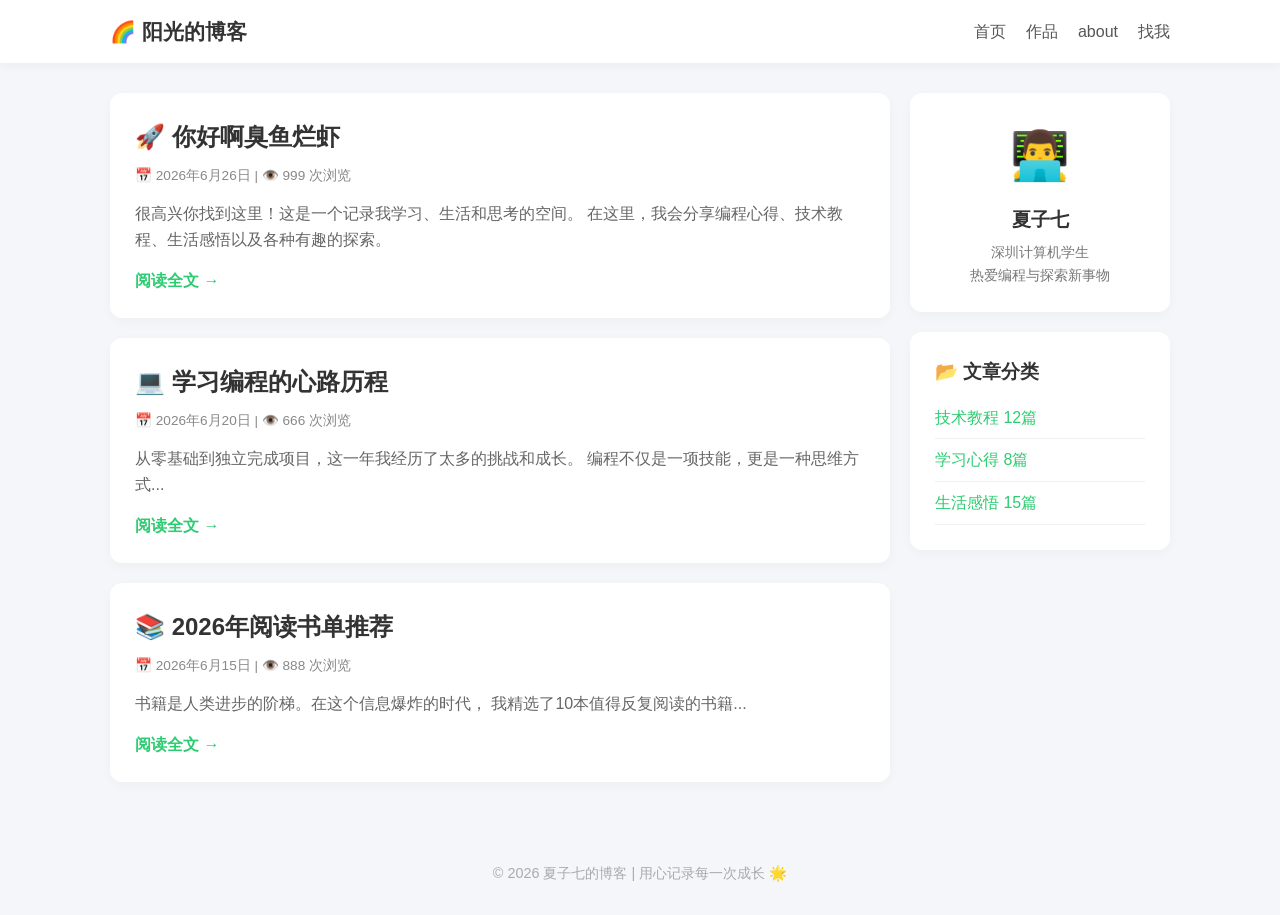
<file: static/index.html>
<!DOCTYPE html>
<html lang="zh-CN">
<head>
    <meta charset="UTF-8">
    <meta name="viewport" content="width=device-width, initial-scale=1.0">
    <title>我的博客 - 夏子七的个人空间</title>
    <link rel="stylesheet" href="style.css">
</head>
<body>
<header>
    <nav>
        <div class="logo">🌈 阳光的博客</div>
        <ul class="nav-links">
            <li><a href="index.html">首页</a></li>
            <li><a href="list/list-tech.html">作品</a></li>
            <li><a href="#">about</a></li>
            <li><a href="#">找我</a></li>
        </ul>
    </nav>
</header>

<main>
    <section class="articles">
        <article class="article-card">
            <h2>🚀 你好啊臭鱼烂虾</h2>
            <div class="article-meta">📅 2026年6月26日 | 👁️ 999 次浏览</div>
            <p class="article-excerpt">
                很高兴你找到这里！这是一个记录我学习、生活和思考的空间。
                在这里，我会分享编程心得、技术教程、生活感悟以及各种有趣的探索。
            </p>
            <a href="program/Dairy/list1/dairy1.html" class="read-more">阅读全文 →</a>
        </article>

        <article class="article-card">
            <h2>💻 学习编程的心路历程</h2>
            <div class="article-meta">📅 2026年6月20日 | 👁️ 666 次浏览</div>
            <p class="article-excerpt">
                从零基础到独立完成项目，这一年我经历了太多的挑战和成长。
                编程不仅是一项技能，更是一种思维方式...
            </p>
            <a href="program1/list1/list-life.html" class="read-more">阅读全文 →</a>
        </article>

        <article class="article-card">
            <h2>📚 2026年阅读书单推荐</h2>
            <div class="article-meta">📅 2026年6月15日 | 👁️ 888 次浏览</div>
            <p class="article-excerpt">
                书籍是人类进步的阶梯。在这个信息爆炸的时代，
                我精选了10本值得反复阅读的书籍...
            </p>
            <a href="list/list-life.html" class="read-more">阅读全文 →</a>
        </article>
    </section>

    <aside class="sidebar">
        <div class="sidebar-card">
            <div class="profile-img">👨‍💻</div>
            <div class="profile-name">夏子七</div>
            <div class="profile-bio">深圳计算机学生<br>热爱编程与探索新事物</div>
        </div>

        <div class="sidebar-card">
            <h3>📂 文章分类</h3>
            <ul class="category-list">
                <li><a href="list/list-tech.html">技术教程 <span>12篇</span></a></li>
                <li><a href="list/list-study.html">学习心得 <span>8篇</span></a></li>
                <li><a href="list/list-life.html">生活感悟 <span>15篇</span></a></li>
            </ul>
        </div>
    </aside>
</main>

<footer>
    <div class="copyright">
        © 2026 夏子七的博客 | 用心记录每一次成长 🌟
    </div>
</footer>
</body>
</html>
</file>
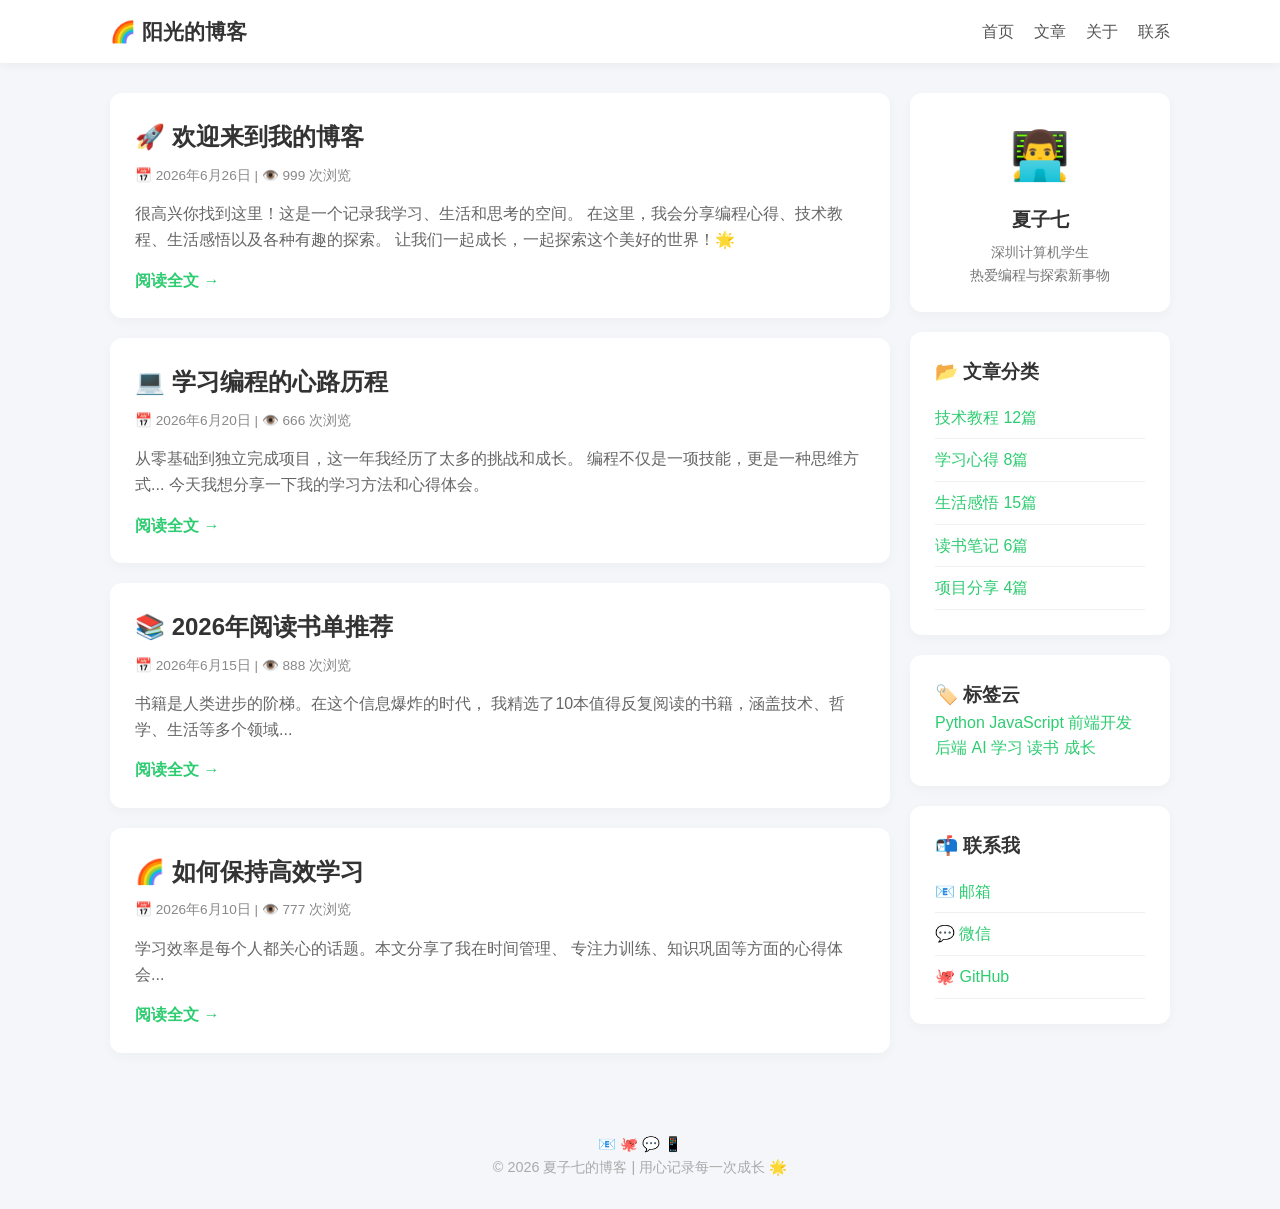
<file: static/my-blog.html>
<!DOCTYPE html>
<html lang="zh-CN">
<head>
    <meta charset="UTF-8">
    <meta name="viewport" content="width=device-width, initial-scale=1.0">
    <title>我的博客 - 夏子七的个人空间</title>
    <link rel="stylesheet" href="style.css">
</head>
<body>
    <!-- 头部导航 -->
    <header>
        <nav>
            <div class="logo">🌈 阳光的博客</div>
            <ul class="nav-links">
                <li><a href="#">首页</a></li>
                <li><a href="#">文章</a></li>
                <li><a href="#">关于</a></li>
                <li><a href="#">联系</a></li>
            </ul>
        </nav>
    </header>

    <!-- 主要内容 -->
    <main>
        <!-- 文章列表 -->
        <section class="articles">
            <article class="article-card">
                <h2>🚀 欢迎来到我的博客</h2>
                <div class="article-meta">📅 2026年6月26日 | 👁️ 999 次浏览</div>
                <p class="article-excerpt">
                    很高兴你找到这里！这是一个记录我学习、生活和思考的空间。
                    在这里，我会分享编程心得、技术教程、生活感悟以及各种有趣的探索。
                    让我们一起成长，一起探索这个美好的世界！🌟
                </p>
                <a href="#" class="read-more">阅读全文 →</a>
            </article>

            <article class="article-card">
                <h2>💻 学习编程的心路历程</h2>
                <div class="article-meta">📅 2026年6月20日 | 👁️ 666 次浏览</div>
                <p class="article-excerpt">
                    从零基础到独立完成项目，这一年我经历了太多的挑战和成长。
                    编程不仅是一项技能，更是一种思维方式...
                    今天我想分享一下我的学习方法和心得体会。
                </p>
                <a href="#" class="read-more">阅读全文 →</a>
            </article>

            <article class="article-card">
                <h2>📚 2026年阅读书单推荐</h2>
                <div class="article-meta">📅 2026年6月15日 | 👁️ 888 次浏览</div>
                <p class="article-excerpt">
                    书籍是人类进步的阶梯。在这个信息爆炸的时代，
                    我精选了10本值得反复阅读的书籍，涵盖技术、哲学、生活等多个领域...
                </p>
                <a href="#" class="read-more">阅读全文 →</a>
            </article>

            <article class="article-card">
                <h2>🌈 如何保持高效学习</h2>
                <div class="article-meta">📅 2026年6月10日 | 👁️ 777 次浏览</div>
                <p class="article-excerpt">
                    学习效率是每个人都关心的话题。本文分享了我在时间管理、
                    专注力训练、知识巩固等方面的心得体会...
                </p>
                <a href="#" class="read-more">阅读全文 →</a>
            </article>
        </section>

        <!-- 侧边栏 -->
        <aside class="sidebar">
            <!-- 个人资料 -->
            <div class="sidebar-card">
                <div class="profile-img">👨‍💻</div>
                <div class="profile-name">夏子七</div>
                <div class="profile-bio">深圳计算机学生<br>热爱编程与探索新事物</div>
            </div>

            <!-- 分类 -->
            <div class="sidebar-card">
                <h3>📂 文章分类</h3>
                <ul class="category-list">
                    <li><a href="#">技术教程 <span>12篇</span></a></li>
                    <li><a href="#">学习心得 <span>8篇</span></a></li>
                    <li><a href="#">生活感悟 <span>15篇</span></a></li>
                    <li><a href="#">读书笔记 <span>6篇</span></a></li>
                    <li><a href="#">项目分享 <span>4篇</span></a></li>
                </ul>
            </div>

            <!-- 标签云 -->
            <div class="sidebar-card">
                <h3>🏷️ 标签云</h3>
                <div class="tag-cloud">
                    <a href="#" class="tag">Python</a>
                    <a href="#" class="tag">JavaScript</a>
                    <a href="#" class="tag">前端开发</a>
                    <a href="#" class="tag">后端</a>
                    <a href="#" class="tag">AI</a>
                    <a href="#" class="tag">学习</a>
                    <a href="#" class="tag">读书</a>
                    <a href="#" class="tag">成长</a>
                </div>
            </div>

            <!-- 联系方式 -->
            <div class="sidebar-card">
                <h3>📬 联系我</h3>
                <ul class="category-list">
                    <li><a href="#">📧 邮箱</a></li>
                    <li><a href="#">💬 微信</a></li>
                    <li><a href="#">🐙 GitHub</a></li>
                </ul>
            </div>
        </aside>
    </main>

    <!-- 页脚 -->
    <footer>
        <div class="social-links">
            <a href="#">📧</a>
            <a href="#">🐙</a>
            <a href="#">💬</a>
            <a href="#">📱</a>
        </div>
        <div class="copyright">
            © 2026 夏子七的博客 | 用心记录每一次成长 🌟
        </div>
    </footer>
</body>
</html>
</file>
<file: static/style.css>
/* 全局基础重置 */
* {
    margin: 0;
    padding: 0;
    box-shadow: none;
    box-sizing: border-box;
}
body {
    font-family: -apple-system, BlinkMacSystemFont, "Segoe UI", Roboto, Helvetica, Arial, sans-serif;
    background-color: #f4f6f9;
    color: #333;
    line-height: 1.6;
}
a {
    color: #2ecc71;
    text-decoration: none;
}

/* 导航栏 */
header {
    background: #fff;
    box-shadow: 0 2px 10px rgba(0,0,0,0.05);
    position: sticky;
    top: 0;
    z-index: 100;
}
nav {
    max-width: 1100px;
    margin: 0 auto;
    display: flex;
    justify-content: space-between;
    align-items: center;
    padding: 15px 20px;
}
.logo {
    font-size: 1.3rem;
    font-weight: bold;
}
.nav-links {
    display: flex;
    list-style: none;
    gap: 20px;
}
.nav-links a {
    color: #555;
    font-weight: 500;
}
.nav-links a:hover {
    color: #2ecc71;
}

/* 首页布局 */
main {
    max-width: 1100px;
    margin: 30px auto;
    display: flex;
    gap: 20px;
    padding: 0 20px;
}
.articles {
    flex: 3;
}
.sidebar {
    flex: 1;
}

/* 卡片通用样式 */
.article-card, .sidebar-card, .list-container, .post-content-card {
    background: #fff;
    padding: 25px;
    border-radius: 12px;
    margin-bottom: 20px;
    box-shadow: 0 4px 12px rgba(0,0,0,0.03);
    transition: transform 0.2s, box-shadow 0.2s;
}
.article-card:hover {
    transform: translateY(-4px);
    box-shadow: 0 6px 18px rgba(0,0,0,0.08);
}

/* 文章头部信息 */
.article-meta {
    font-size: 0.85rem;
    color: #888;
    margin: 8px 0 15px 0;
}
.article-excerpt {
    color: #666;
    margin-bottom: 15px;
}
.read-more {
    display: inline-block;
    font-weight: bold;
}

/* 侧边栏特定样式 */
.profile-img {
    font-size: 3rem;
    text-align: center;
    margin-bottom: 10px;
}
.profile-name {
    text-align: center;
    font-size: 1.2rem;
    font-weight: bold;
}
.profile-bio {
    text-align: center;
    color: #777;
    font-size: 0.9rem;
    margin-top: 5px;
}
.category-list {
    list-style: none;
    margin-top: 10px;
}
.category-list li {
    padding: 8px 0;
    border-bottom: 1px solid #f0f0f0;
}

/* === 列表页 (list.html) 专属样式 === */
.list-wrapper, .post-wrapper {
    display: block;
    max-width: 800px;
}
.list-title {
    margin-bottom: 20px;
    font-size: 1.5rem;
    border-left: 5px solid #2ecc71;
    padding-left: 10px;
}
.title-list {
    list-style: none;
}
.title-list li {
    padding: 15px 5px;
    border-bottom: 1px dashed #e0e0e0;
    display: flex;
    align-items: center;
}
.list-date {
    color: #aaa;
    font-size: 0.9rem;
    width: 110px;
    flex-shrink: 0;
}
.title-list li a {
    color: #333;
    font-weight: 500;
    font-size: 1.05rem;
}
.title-list li a:hover {
    color: #2ecc71;
}

/* 翻页组件 */
.pagination {
    margin-top: 30px;
    display: flex;
    justify-content: space-between;
    align-items: center;
}
.page-btn {
    padding: 8px 18px;
    background: #eef2f5;
    color: #444;
    border-radius: 6px;
    font-weight: 500;
}
.page-btn:hover:not(.disable) {
    background: #2ecc71;
    color: #fff;
}
.page-btn.disable {
    color: #ccc;
    cursor: not-allowed;
    background: #f7f7f7;
}
.page-num {
    color: #777;
    font-size: 0.95rem;
}

/* === 文章页 (post1.html) 专属样式 === */
.post-inner-title {
    font-size: 2rem;
    margin-bottom: 5px;
}
.post-divider {
    border: 0;
    border-top: 1px solid #eee;
    margin: 20px 0;
}
.post-body p {
    margin-bottom: 15px;
    color: #444;
}
.post-body h3 {
    margin: 25px 0 10px 0;
    color: #222;
}
.post-body code {
    background: #f1f2f6;
    padding: 2px 6px;
    border-radius: 4px;
    color: #e74c3c;
    font-family: Consolas, monospace;
}
.back-area {
    margin-top: 40px;
    border-top: 1px solid #eee;
    padding-top: 20px;
}
.back-btn {
    color: #666;
}
.back-btn:hover {
    color: #2ecc71;
}

/* 页脚 */
footer {
    text-align: center;
    padding: 30px;
    color: #aaa;
    font-size: 0.9rem;
    margin-top: 5px;
}
</file>
